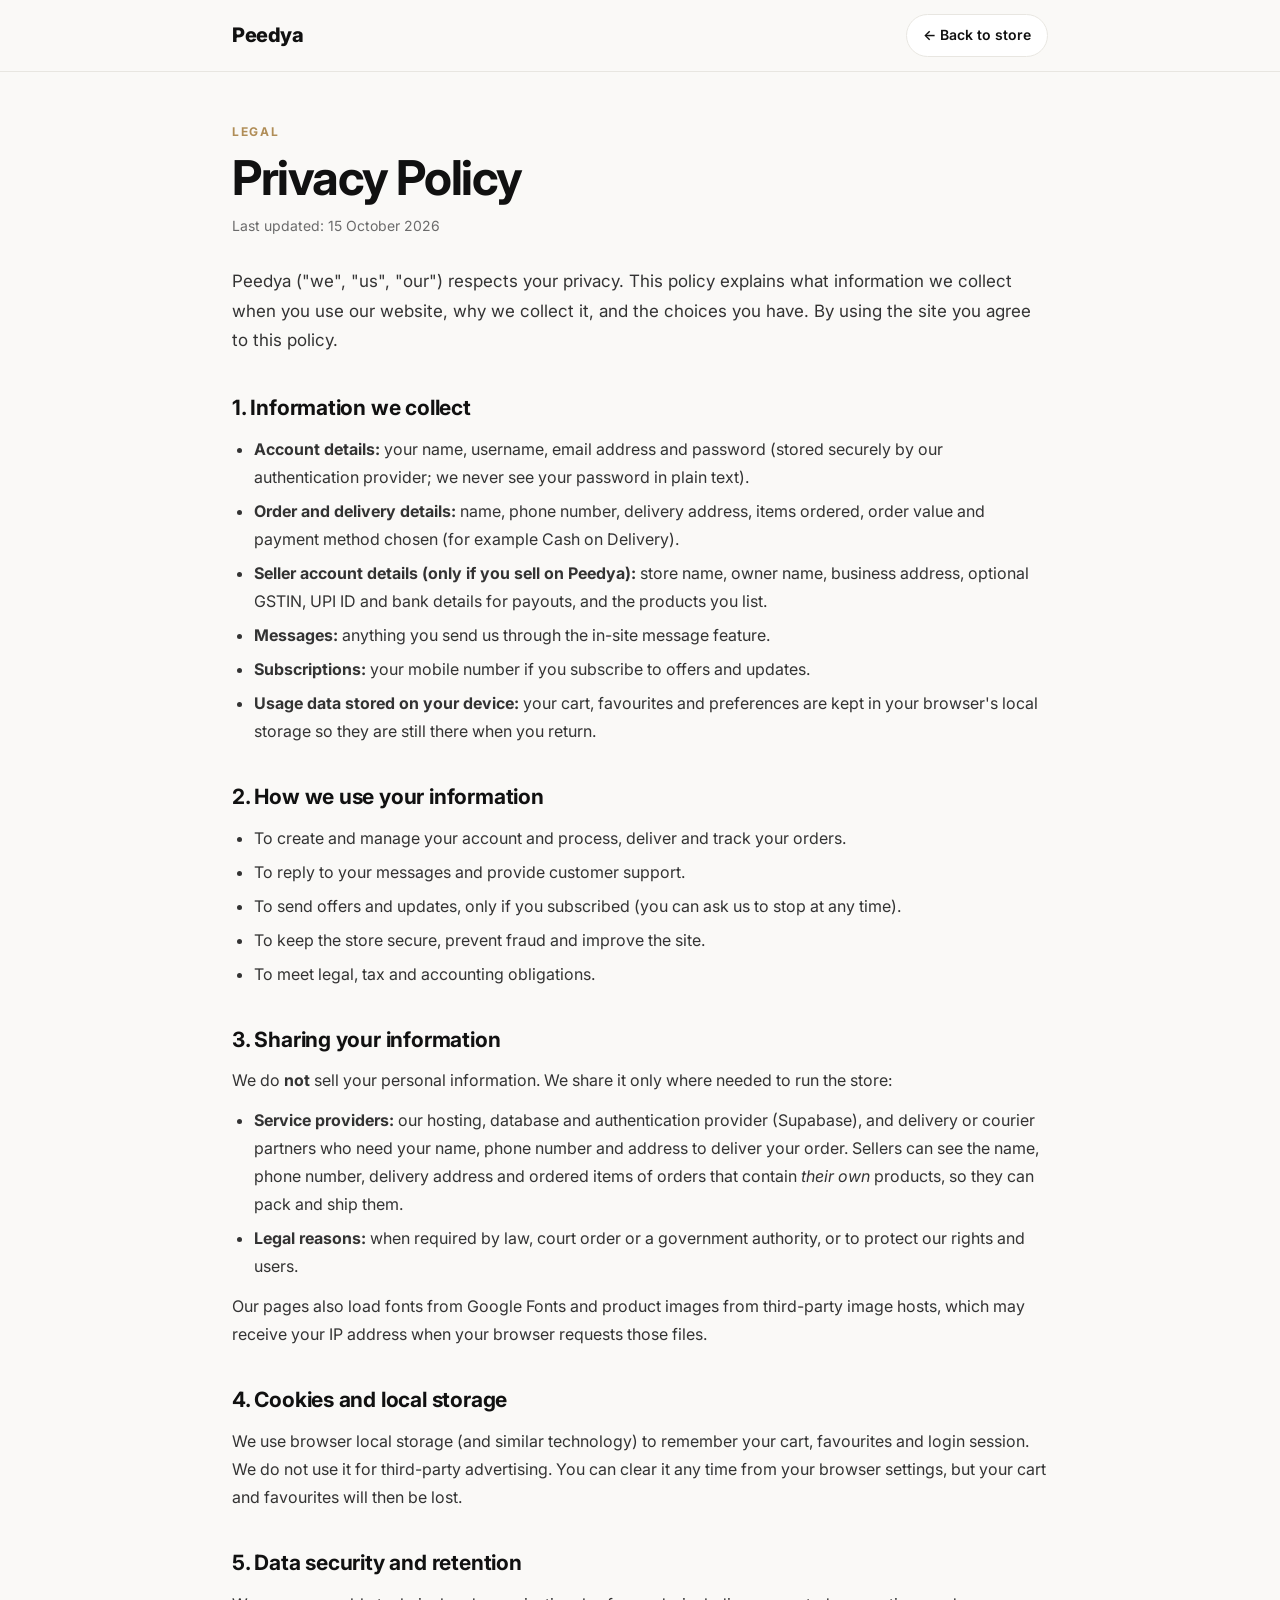
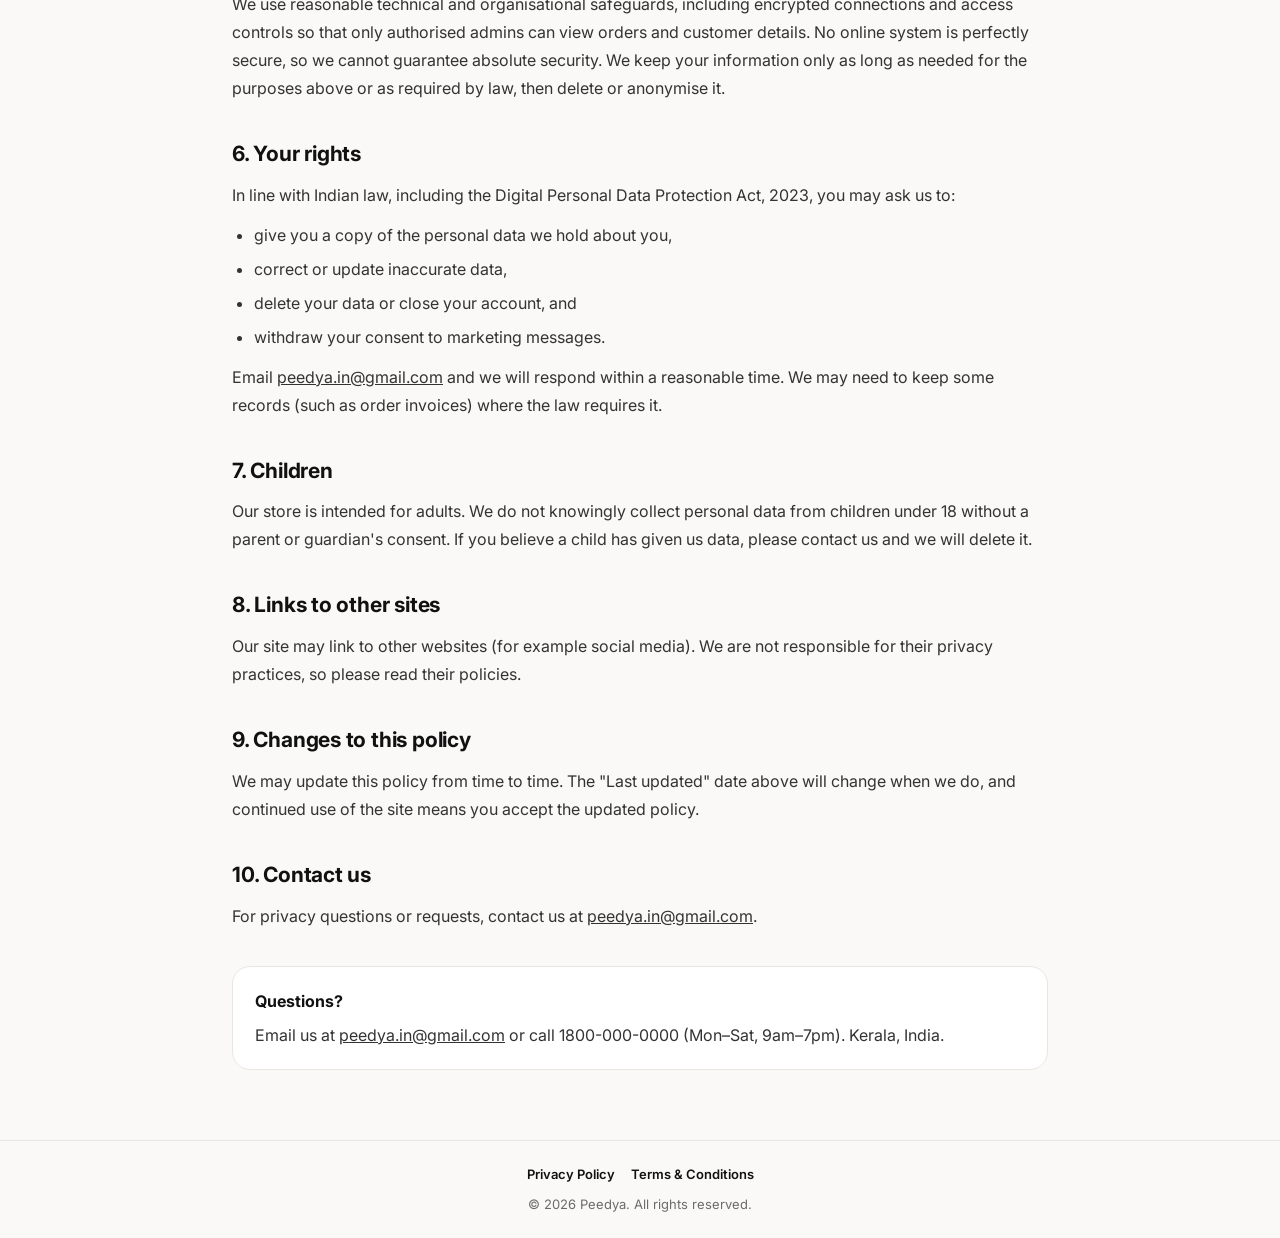
<file: privacy.html>
<!DOCTYPE html>
<html lang="en">
<head>
<meta charset="utf-8">
<meta name="viewport" content="width=device-width,initial-scale=1">
<title>Privacy Policy — Peedya</title>
<meta name="description" content="How Peedya collects, uses and protects your personal information.">
<link rel="icon" type="image/png" href="assets/img/logo.png">
<link rel="apple-touch-icon" href="assets/img/logo.png">
<link href="https://fonts.googleapis.com/css2?family=Inter:wght@400;500;600;700;800&display=swap" rel="stylesheet">
<link rel="canonical" href="https://peedya.in/privacy.html">
<meta name="robots" content="index,follow">
<meta name="geo.region" content="IN-KL">
<link rel="stylesheet" href="assets/css/legal.css">
</head>
<body>
<header class="lh"><div><a class="lg" href="./">Peedya</a><a class="bk" href="./">← Back to store</a></div></header>
<main>
<span class="ey">Legal</span>
<h1>Privacy Policy</h1>
<p class="up">Last updated: 15 October 2026</p>
<p class="intro">Peedya ("we", "us", "our") respects your privacy. This policy explains what information we collect when you use our website, why we collect it, and the choices you have. By using the site you agree to this policy.</p>

<h2>1. Information we collect</h2>
<ul>
<li><strong>Account details:</strong> your name, username, email address and password (stored securely by our authentication provider; we never see your password in plain text).</li>
<li><strong>Order and delivery details:</strong> name, phone number, delivery address, items ordered, order value and payment method chosen (for example Cash on Delivery).</li>
<li><strong>Seller account details (only if you sell on Peedya):</strong> store name, owner name, business address, optional GSTIN, UPI ID and bank details for payouts, and the products you list.</li>
<li><strong>Messages:</strong> anything you send us through the in-site message feature.</li>
<li><strong>Subscriptions:</strong> your mobile number if you subscribe to offers and updates.</li>
<li><strong>Usage data stored on your device:</strong> your cart, favourites and preferences are kept in your browser's local storage so they are still there when you return.</li>
</ul>

<h2>2. How we use your information</h2>
<ul>
<li>To create and manage your account and process, deliver and track your orders.</li>
<li>To reply to your messages and provide customer support.</li>
<li>To send offers and updates, only if you subscribed (you can ask us to stop at any time).</li>
<li>To keep the store secure, prevent fraud and improve the site.</li>
<li>To meet legal, tax and accounting obligations.</li>
</ul>

<h2>3. Sharing your information</h2>
<p>We do <strong>not</strong> sell your personal information. We share it only where needed to run the store:</p>
<ul>
<li><strong>Service providers:</strong> our hosting, database and authentication provider (Supabase), and delivery or courier partners who need your name, phone number and address to deliver your order. Sellers can see the name, phone number, delivery address and ordered items of orders that contain <em>their own</em> products, so they can pack and ship them.</li>
<li><strong>Legal reasons:</strong> when required by law, court order or a government authority, or to protect our rights and users.</li>
</ul>
<p>Our pages also load fonts from Google Fonts and product images from third-party image hosts, which may receive your IP address when your browser requests those files.</p>

<h2>4. Cookies and local storage</h2>
<p>We use browser local storage (and similar technology) to remember your cart, favourites and login session. We do not use it for third-party advertising. You can clear it any time from your browser settings, but your cart and favourites will then be lost.</p>

<h2>5. Data security and retention</h2>
<p>We use reasonable technical and organisational safeguards, including encrypted connections and access controls so that only authorised admins can view orders and customer details. No online system is perfectly secure, so we cannot guarantee absolute security. We keep your information only as long as needed for the purposes above or as required by law, then delete or anonymise it.</p>

<h2>6. Your rights</h2>
<p>In line with Indian law, including the Digital Personal Data Protection Act, 2023, you may ask us to:</p>
<ul>
<li>give you a copy of the personal data we hold about you,</li>
<li>correct or update inaccurate data,</li>
<li>delete your data or close your account, and</li>
<li>withdraw your consent to marketing messages.</li>
</ul>
<p>Email <a href="mailto:peedya.in@gmail.com">peedya.in@gmail.com</a> and we will respond within a reasonable time. We may need to keep some records (such as order invoices) where the law requires it.</p>

<h2>7. Children</h2>
<p>Our store is intended for adults. We do not knowingly collect personal data from children under 18 without a parent or guardian's consent. If you believe a child has given us data, please contact us and we will delete it.</p>

<h2>8. Links to other sites</h2>
<p>Our site may link to other websites (for example social media). We are not responsible for their privacy practices, so please read their policies.</p>

<h2>9. Changes to this policy</h2>
<p>We may update this policy from time to time. The "Last updated" date above will change when we do, and continued use of the site means you accept the updated policy.</p>

<h2>10. Contact us</h2>
<p>For privacy questions or requests, contact us at <a href="mailto:peedya.in@gmail.com">peedya.in@gmail.com</a>.</p>
<div class="box"><strong>Questions?</strong><p style="margin:6px 0 0">Email us at <a href="mailto:peedya.in@gmail.com">peedya.in@gmail.com</a> or call 1800-000-0000 (Mon–Sat, 9am–7pm). Kerala, India.</p></div>
</main>
<footer class="lf"><a href="privacy.html">Privacy Policy</a><a href="terms.html">Terms &amp; Conditions</a><div style="margin-top:8px">© 2026 Peedya. All rights reserved.</div></footer>
</body>
</html>
</file>
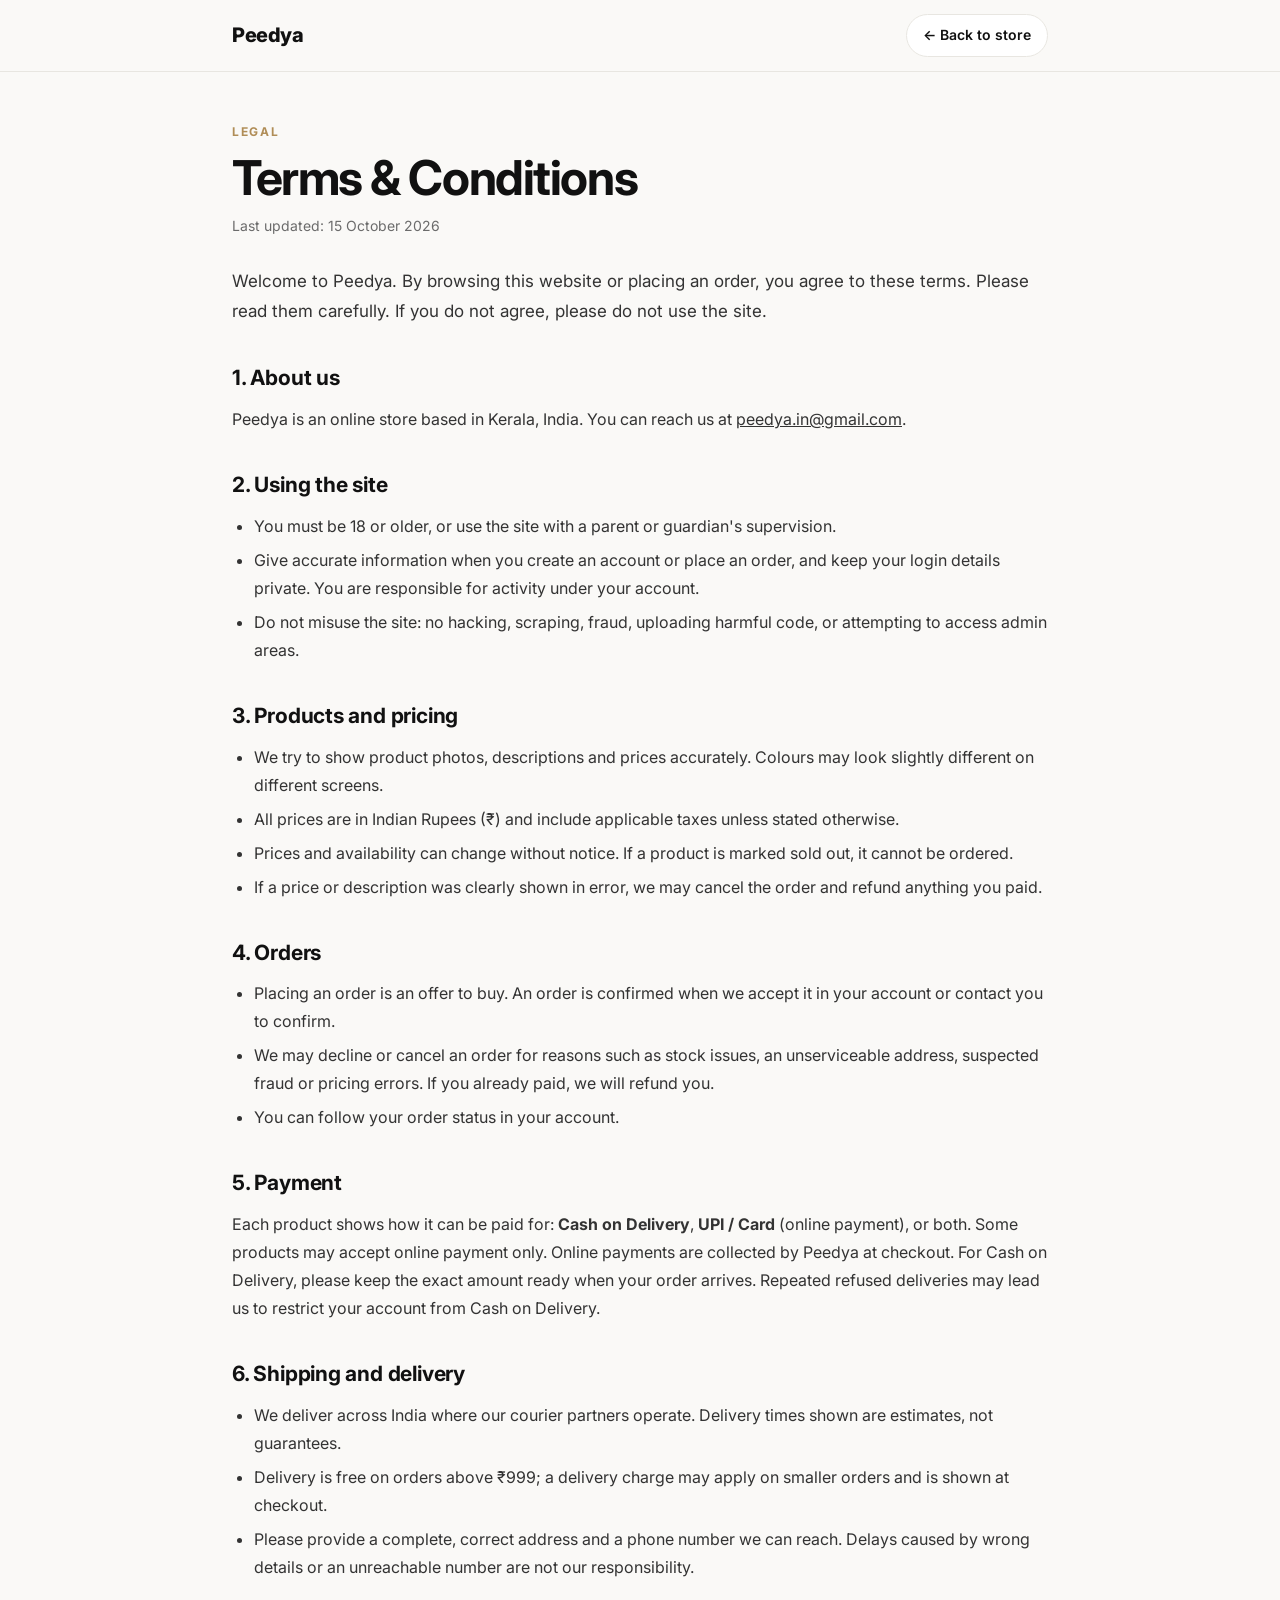
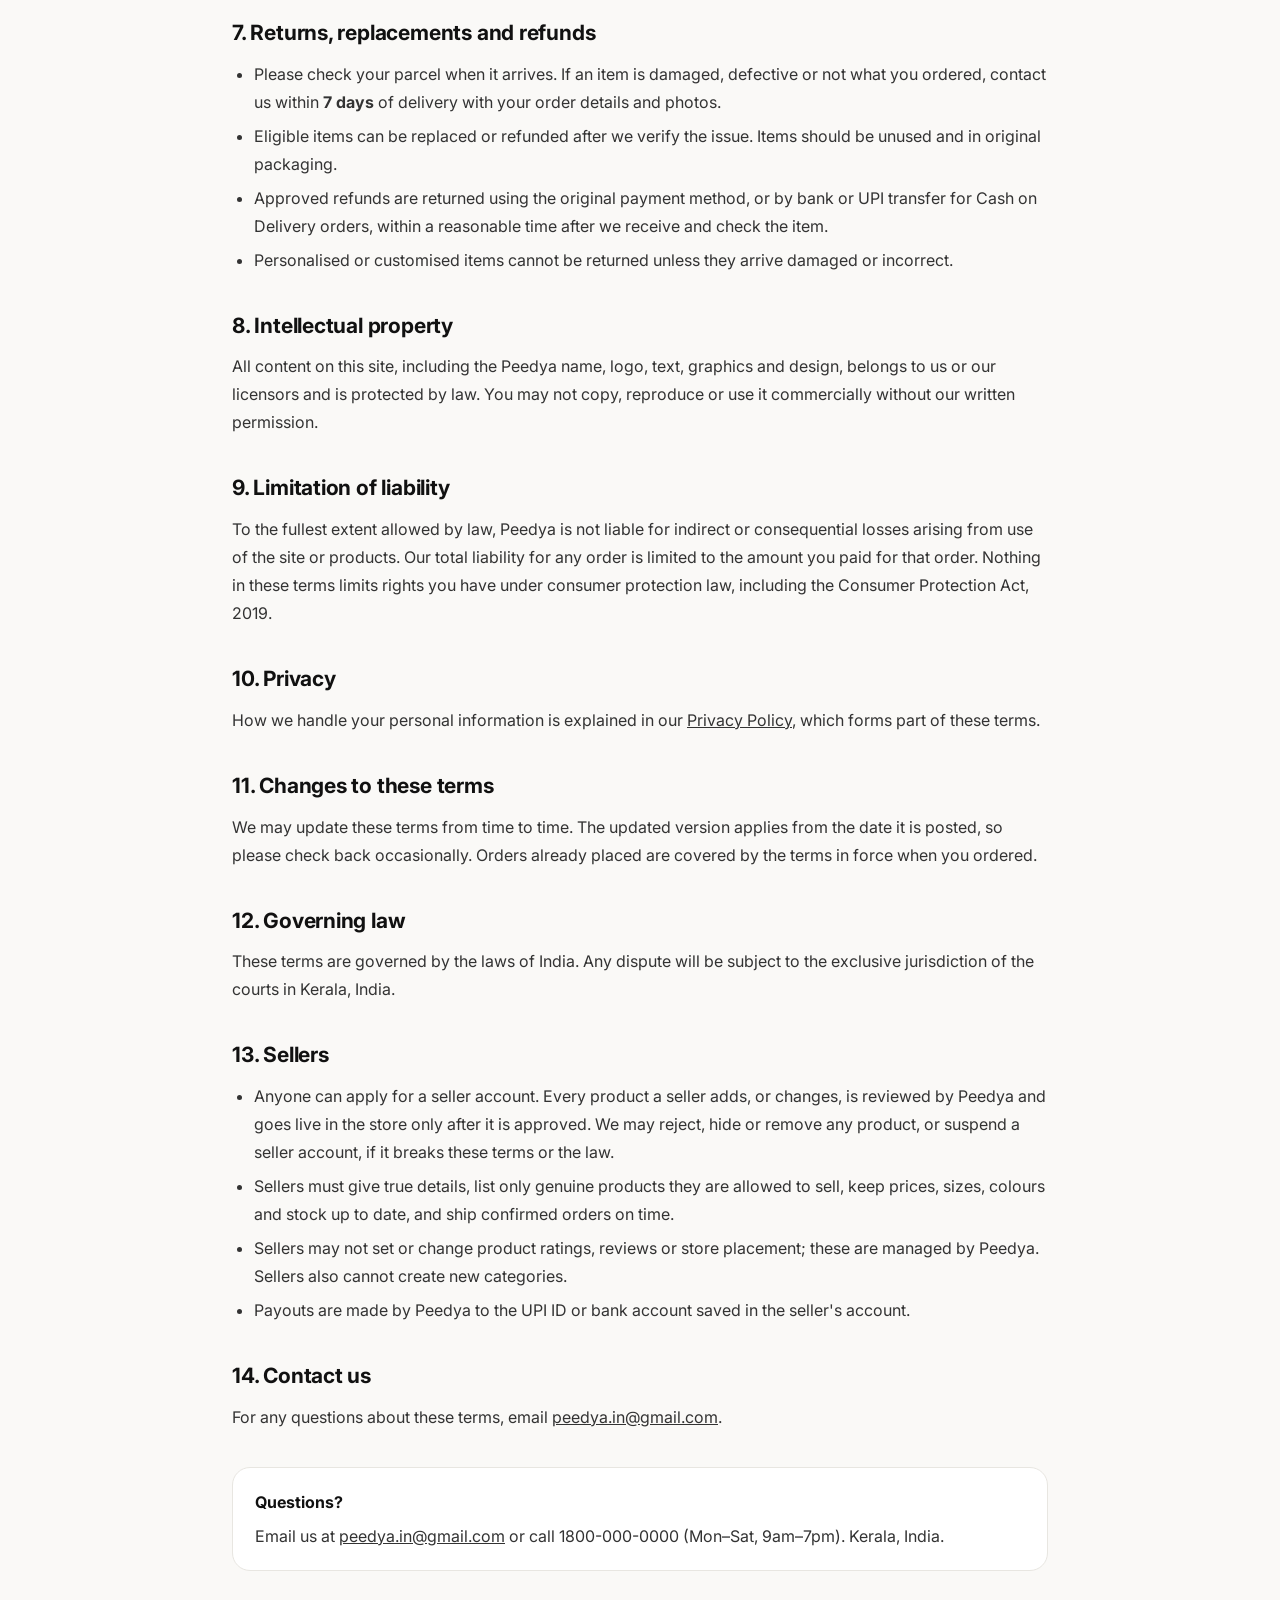
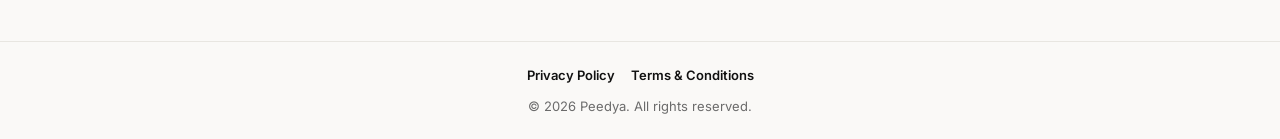
<file: terms.html>
<!DOCTYPE html>
<html lang="en">
<head>
<meta charset="utf-8">
<meta name="viewport" content="width=device-width,initial-scale=1">
<title>Terms &amp; Conditions — Peedya</title>
<meta name="description" content="The terms that apply when you browse or buy from Peedya.">
<link rel="icon" type="image/png" href="assets/img/logo.png">
<link rel="apple-touch-icon" href="assets/img/logo.png">
<link href="https://fonts.googleapis.com/css2?family=Inter:wght@400;500;600;700;800&display=swap" rel="stylesheet">
<link rel="canonical" href="https://peedya.in/terms.html">
<meta name="robots" content="index,follow">
<meta name="geo.region" content="IN-KL">
<link rel="stylesheet" href="assets/css/legal.css">
</head>
<body>
<header class="lh"><div><a class="lg" href="./">Peedya</a><a class="bk" href="./">← Back to store</a></div></header>
<main>
<span class="ey">Legal</span>
<h1>Terms &amp; Conditions</h1>
<p class="up">Last updated: 15 October 2026</p>
<p class="intro">Welcome to Peedya. By browsing this website or placing an order, you agree to these terms. Please read them carefully. If you do not agree, please do not use the site.</p>

<h2>1. About us</h2>
<p>Peedya is an online store based in Kerala, India. You can reach us at <a href="mailto:peedya.in@gmail.com">peedya.in@gmail.com</a>.</p>

<h2>2. Using the site</h2>
<ul>
<li>You must be 18 or older, or use the site with a parent or guardian's supervision.</li>
<li>Give accurate information when you create an account or place an order, and keep your login details private. You are responsible for activity under your account.</li>
<li>Do not misuse the site: no hacking, scraping, fraud, uploading harmful code, or attempting to access admin areas.</li>
</ul>

<h2>3. Products and pricing</h2>
<ul>
<li>We try to show product photos, descriptions and prices accurately. Colours may look slightly different on different screens.</li>
<li>All prices are in Indian Rupees (₹) and include applicable taxes unless stated otherwise.</li>
<li>Prices and availability can change without notice. If a product is marked sold out, it cannot be ordered.</li>
<li>If a price or description was clearly shown in error, we may cancel the order and refund anything you paid.</li>
</ul>

<h2>4. Orders</h2>
<ul>
<li>Placing an order is an offer to buy. An order is confirmed when we accept it in your account or contact you to confirm.</li>
<li>We may decline or cancel an order for reasons such as stock issues, an unserviceable address, suspected fraud or pricing errors. If you already paid, we will refund you.</li>
<li>You can follow your order status in your account.</li>
</ul>

<h2>5. Payment</h2>
<p>Each product shows how it can be paid for: <strong>Cash on Delivery</strong>, <strong>UPI / Card</strong> (online payment), or both. Some products may accept online payment only. Online payments are collected by Peedya at checkout. For Cash on Delivery, please keep the exact amount ready when your order arrives. Repeated refused deliveries may lead us to restrict your account from Cash on Delivery.</p>

<h2>6. Shipping and delivery</h2>
<ul>
<li>We deliver across India where our courier partners operate. Delivery times shown are estimates, not guarantees.</li>
<li>Delivery is free on orders above ₹999; a delivery charge may apply on smaller orders and is shown at checkout.</li>
<li>Please provide a complete, correct address and a phone number we can reach. Delays caused by wrong details or an unreachable number are not our responsibility.</li>
</ul>

<h2>7. Returns, replacements and refunds</h2>
<ul>
<li>Please check your parcel when it arrives. If an item is damaged, defective or not what you ordered, contact us within <strong>7 days</strong> of delivery with your order details and photos.</li>
<li>Eligible items can be replaced or refunded after we verify the issue. Items should be unused and in original packaging.</li>
<li>Approved refunds are returned using the original payment method, or by bank or UPI transfer for Cash on Delivery orders, within a reasonable time after we receive and check the item.</li>
<li>Personalised or customised items cannot be returned unless they arrive damaged or incorrect.</li>
</ul>

<h2>8. Intellectual property</h2>
<p>All content on this site, including the Peedya name, logo, text, graphics and design, belongs to us or our licensors and is protected by law. You may not copy, reproduce or use it commercially without our written permission.</p>

<h2>9. Limitation of liability</h2>
<p>To the fullest extent allowed by law, Peedya is not liable for indirect or consequential losses arising from use of the site or products. Our total liability for any order is limited to the amount you paid for that order. Nothing in these terms limits rights you have under consumer protection law, including the Consumer Protection Act, 2019.</p>

<h2>10. Privacy</h2>
<p>How we handle your personal information is explained in our <a href="privacy.html">Privacy Policy</a>, which forms part of these terms.</p>

<h2>11. Changes to these terms</h2>
<p>We may update these terms from time to time. The updated version applies from the date it is posted, so please check back occasionally. Orders already placed are covered by the terms in force when you ordered.</p>

<h2>12. Governing law</h2>
<p>These terms are governed by the laws of India. Any dispute will be subject to the exclusive jurisdiction of the courts in Kerala, India.</p>

<h2>13. Sellers</h2>
<ul>
<li>Anyone can apply for a seller account. Every product a seller adds, or changes, is reviewed by Peedya and goes live in the store only after it is approved. We may reject, hide or remove any product, or suspend a seller account, if it breaks these terms or the law.</li>
<li>Sellers must give true details, list only genuine products they are allowed to sell, keep prices, sizes, colours and stock up to date, and ship confirmed orders on time.</li>
<li>Sellers may not set or change product ratings, reviews or store placement; these are managed by Peedya. Sellers also cannot create new categories.</li>
<li>Payouts are made by Peedya to the UPI ID or bank account saved in the seller's account.</li>
</ul>

<h2>14. Contact us</h2>
<p>For any questions about these terms, email <a href="mailto:peedya.in@gmail.com">peedya.in@gmail.com</a>.</p>
<div class="box"><strong>Questions?</strong><p style="margin:6px 0 0">Email us at <a href="mailto:peedya.in@gmail.com">peedya.in@gmail.com</a> or call 1800-000-0000 (Mon–Sat, 9am–7pm). Kerala, India.</p></div>
</main>
<footer class="lf"><a href="privacy.html">Privacy Policy</a><a href="terms.html">Terms &amp; Conditions</a><div style="margin-top:8px">© 2026 Peedya. All rights reserved.</div></footer>
</body>
</html>
</file>
<file: assets/css/legal.css>
:root{--bg:#faf9f7;--ink:#111;--mut:#6b6b6b;--line:#e8e6e1;--acc:#b08d57}
*{box-sizing:border-box;margin:0;padding:0}
body{font-family:Inter,system-ui,-apple-system,Segoe UI,Roboto,sans-serif;background:var(--bg);color:var(--ink);line-height:1.75;-webkit-font-smoothing:antialiased}
a{color:inherit}
.lh{position:sticky;top:0;z-index:5;background:rgba(250,249,247,.92);backdrop-filter:blur(10px);border-bottom:1px solid var(--line)}
.lh div{max-width:860px;margin:0 auto;padding:14px 22px;display:flex;justify-content:space-between;align-items:center}
.lh .lg{font-weight:800;font-size:20px;text-decoration:none;letter-spacing:-.02em}
.lh .bk{font-size:14px;font-weight:600;text-decoration:none;padding:8px 16px;border:1px solid var(--line);border-radius:99px;background:#fff}
main{max-width:860px;margin:0 auto;padding:44px 22px 70px}
.ey{font-size:12px;font-weight:700;letter-spacing:.14em;text-transform:uppercase;color:var(--acc)}
h1{font-size:clamp(32px,6vw,48px);line-height:1.1;letter-spacing:-.03em;margin:8px 0 10px}
.up{color:var(--mut);font-size:14px;margin-bottom:28px}
.intro{font-size:17px;color:#333;margin-bottom:10px}
h2{font-size:21px;margin:34px 0 8px;letter-spacing:-.01em}
p{margin:0 0 12px;color:#333}
ul{margin:0 0 12px 22px;color:#333}li{margin-bottom:6px}
.box{background:#fff;border:1px solid var(--line);border-radius:18px;padding:20px 22px;margin-top:36px}
.lf{border-top:1px solid var(--line);padding:22px;text-align:center;font-size:13px;color:var(--mut)}
.lf a{margin:0 8px;text-decoration:none;font-weight:600;color:var(--ink)}
@media(max-width:600px){main{padding-top:30px}h2{font-size:19px}}
</file>
